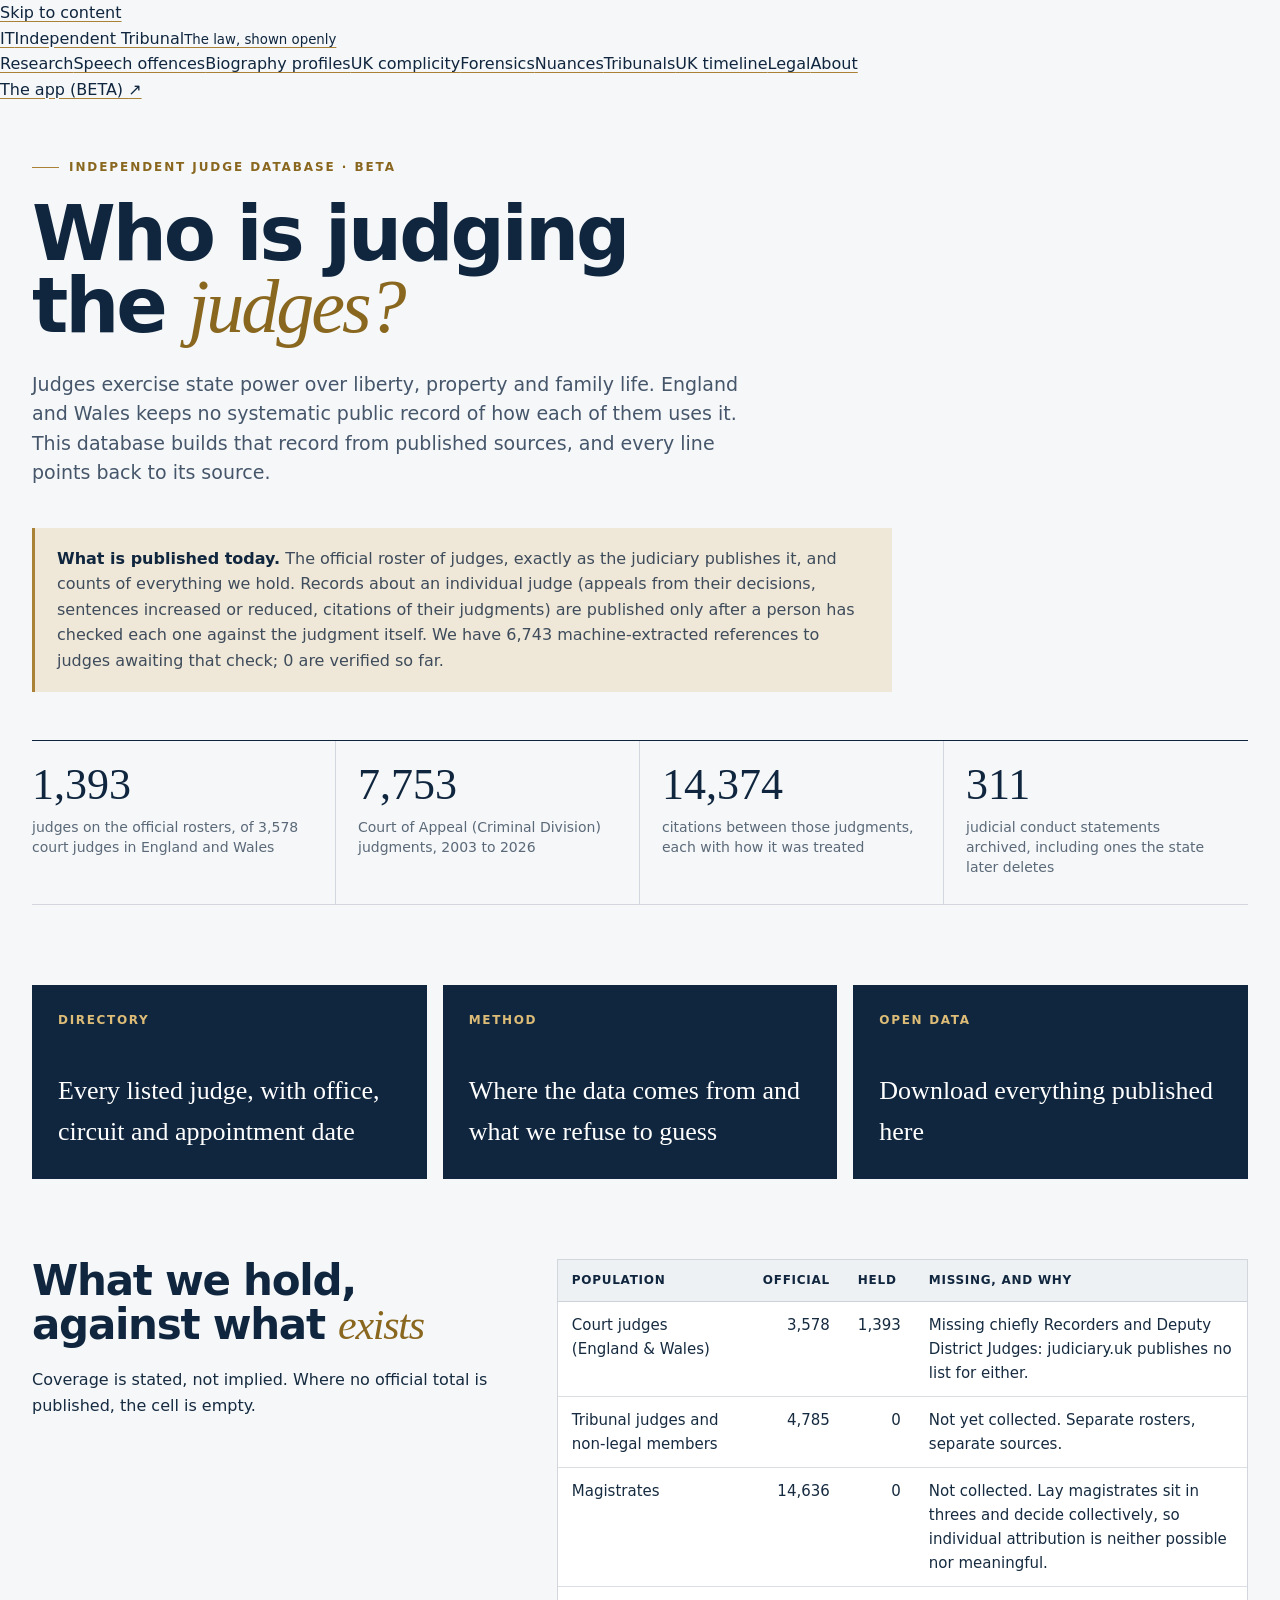
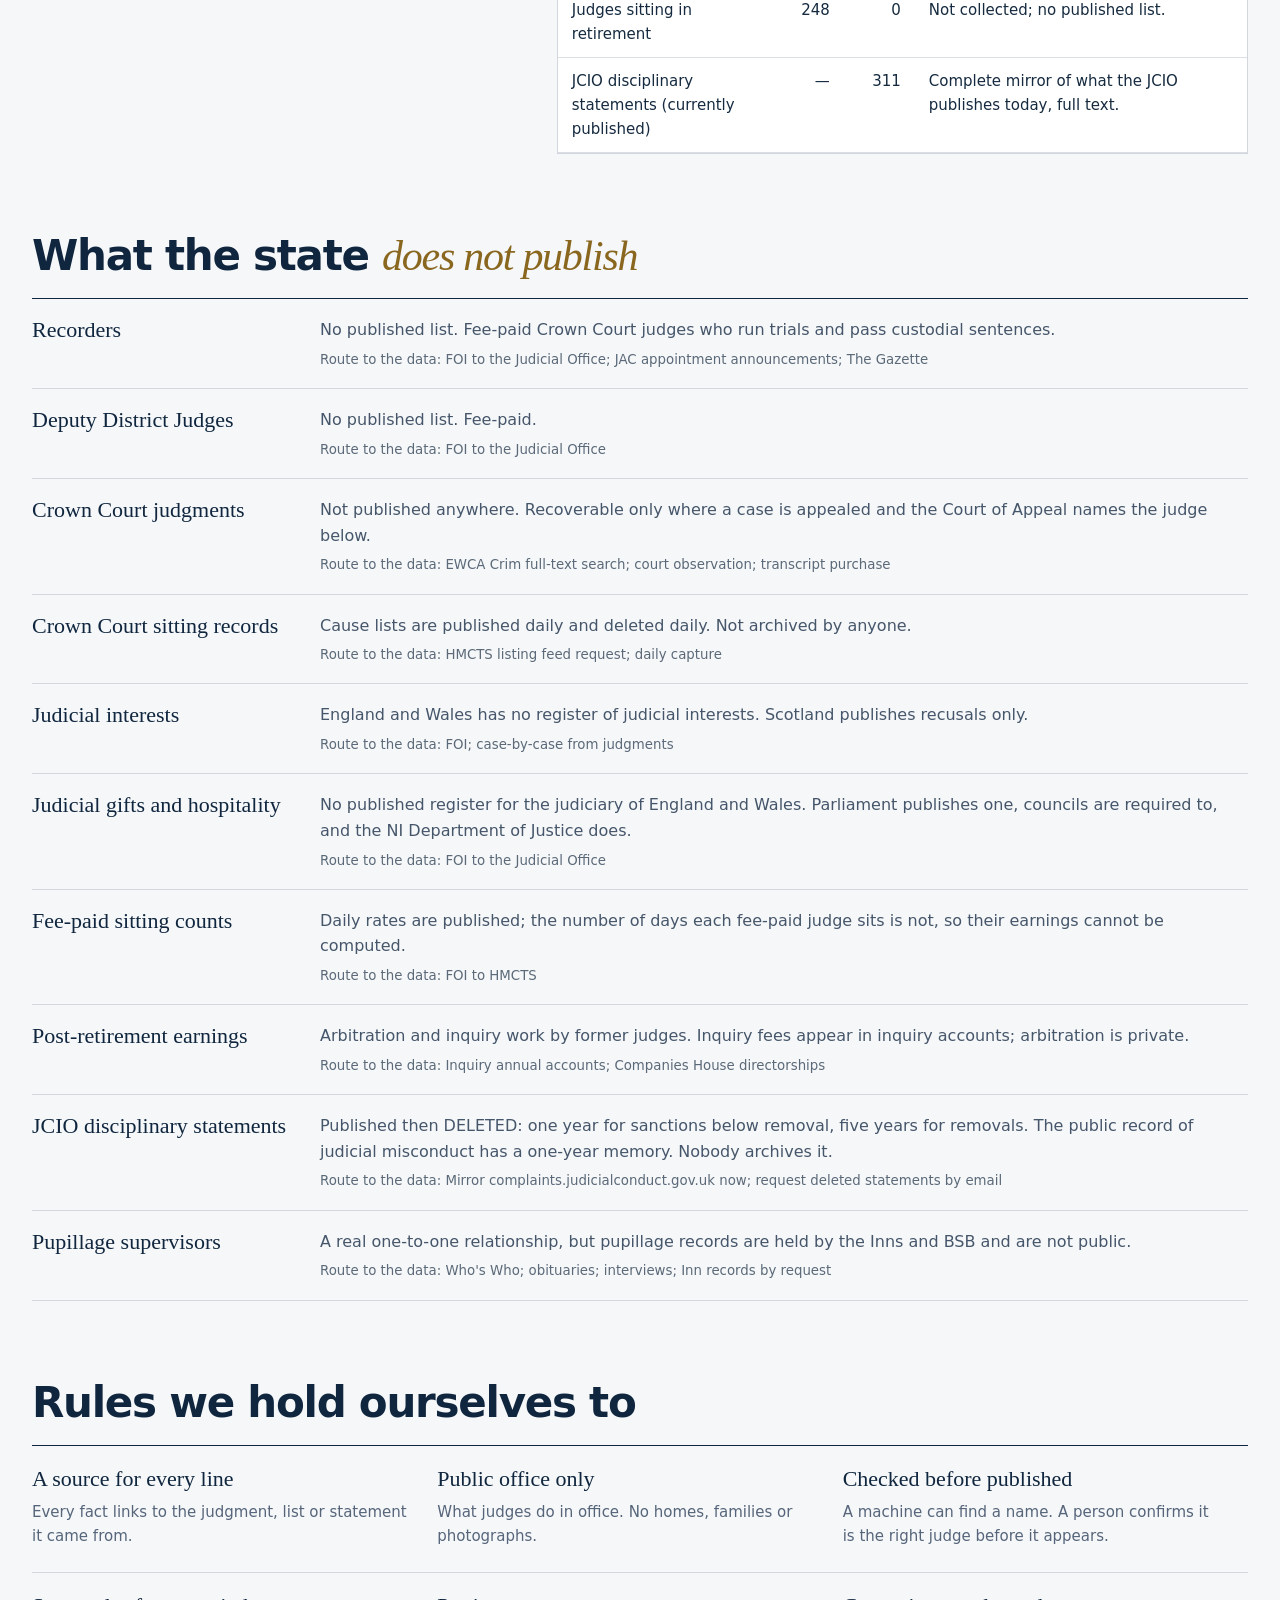
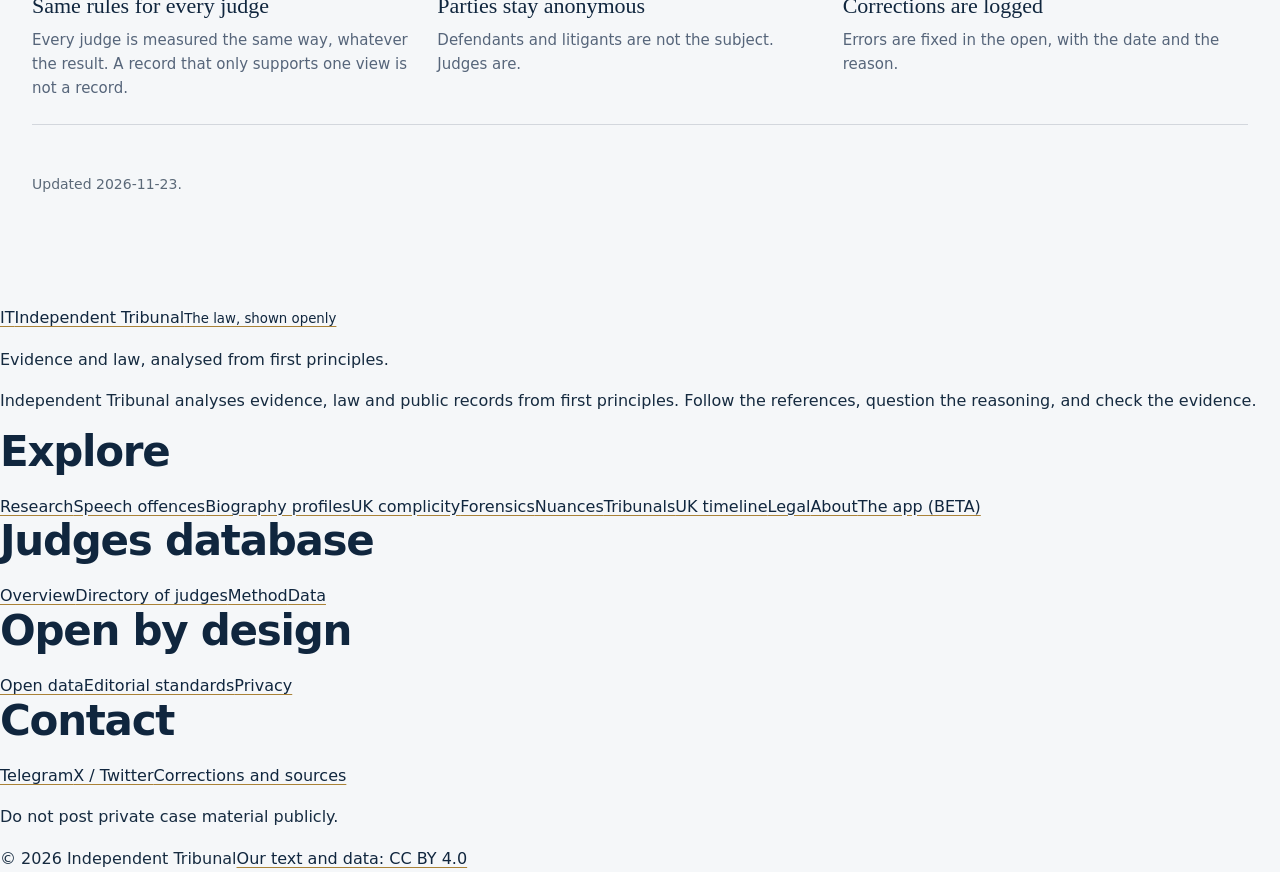
<file: index.html>
<!doctype html>
<html lang="en-GB">
<head>
<meta charset="utf-8">
<meta name="viewport" content="width=device-width, initial-scale=1">
<title>Judges database · Independent Tribunal</title>
<meta name="description" content="An independent, sourced record of the judiciary of England and Wales.">
<link rel="canonical" href="https://judges.independenttribunal.org/">
<link rel="icon" href="https://independenttribunal.org/favicon.svg" type="image/svg+xml">
<link rel="stylesheet" href="https://independenttribunal.org/site-shell.css">
<link rel="stylesheet" href="judges.css">
</head>
<body>
<div class="global-header-surface" data-site-header><a class="global-skip" href="#main-content">Skip to content</a><header class="global-header"><a class="global-brand" href="https://independenttribunal.org/" aria-label="Independent Tribunal home"><span class="global-seal" aria-hidden="true">IT</span><span>Independent Tribunal<small>The law, shown openly</small></span></a><nav aria-label="Primary"><a href="https://independenttribunal.org/research/">Research</a><a href="https://independenttribunal.org/speech-offences/">Speech offences</a><a href="https://independenttribunal.org/people/">Biography profiles</a><a href="https://independenttribunal.org/uk-complicity/">UK complicity</a><a href="https://independenttribunal.org/forensics/">Forensics</a><a href="https://independenttribunal.org/nuances/">Nuances</a><a href="https://independenttribunal.org/independent-tribunals/">Tribunals</a><a href="https://independenttribunal.org/uk-timeline/">UK timeline</a><a href="https://independenttribunal.org/legal/">Legal</a><a href="https://independenttribunal.org/about">About</a></nav><a class="global-app" href="https://app.independenttribunal.org/">The app (BETA) <span aria-hidden="true">↗</span></a></header></div>
<main id="main-content">

<p class="overline">Independent judge database · beta</p>
<h1>Who is judging<br>the <em>judges?</em></h1>
<p class="lede">Judges exercise state power over liberty, property and family life. England and Wales
keeps no systematic public record of how each of them uses it. This database builds that record from
published sources, and every line points back to its source.</p>

<div class="notice"><strong>What is published today.</strong> The official roster of judges, exactly as
the judiciary publishes it, and counts of everything we hold. Records about an individual judge
(appeals from their decisions, sentences increased or reduced, citations of their judgments) are
published only after a person has checked each one against the judgment itself. We have
6,743 machine-extracted references to judges awaiting that check; 0 are verified so far.</div>

<div class="stats">
  <div><b>1,393</b><span>judges on the official rosters, of 3,578 court judges in England and Wales</span></div>
  <div><b>7,753</b><span>Court of Appeal (Criminal Division) judgments, 2003 to 2026</span></div>
  <div><b>14,374</b><span>citations between those judgments, each with how it was treated</span></div>
  <div><b>311</b><span>judicial conduct statements archived, including ones the state later deletes</span></div>
</div>

<section class="cards" aria-label="Sections">
  <a href="directory/"><span>Directory</span><b>Every listed judge, with office, circuit and appointment date</b></a>
  <a href="method/"><span>Method</span><b>Where the data comes from and what we refuse to guess</b></a>
  <a href="data/"><span>Open data</span><b>Download everything published here</b></a>
</section>

<section class="grid2">
  <div><h2>What we hold, against what <em>exists</em></h2>
  <p>Coverage is stated, not implied. Where no official total is published, the cell is empty.</p></div>
  <div class="wrap"><table>
    <thead><tr><th>Population</th><th>Official</th><th>Held</th><th>Missing, and why</th></tr></thead>
    <tbody><tr><td>Court judges (England &amp; Wales)</td><td class=num>3,578</td><td class=num>1,393</td><td>Missing chiefly Recorders and Deputy District Judges: judiciary.uk publishes no list for either.</td></tr><tr><td>Tribunal judges and non-legal members</td><td class=num>4,785</td><td class=num>0</td><td>Not yet collected. Separate rosters, separate sources.</td></tr><tr><td>Magistrates</td><td class=num>14,636</td><td class=num>0</td><td>Not collected. Lay magistrates sit in threes and decide collectively, so individual attribution is neither possible nor meaningful.</td></tr><tr><td>Judges sitting in retirement</td><td class=num>248</td><td class=num>0</td><td>Not collected; no published list.</td></tr><tr><td>JCIO disciplinary statements (currently published)</td><td class=num>—</td><td class=num>311</td><td>Complete mirror of what the JCIO publishes today, full text.</td></tr></tbody></table></div>
</section>

<section>
  <h2>What the state <em>does not publish</em></h2>
  <ul class="gaps"><li><h3>Recorders</h3><p>No published list. Fee-paid Crown Court judges who run trials and pass custodial sentences.<small>Route to the data: FOI to the Judicial Office; JAC appointment announcements; The Gazette</small></p></li><li><h3>Deputy District Judges</h3><p>No published list. Fee-paid.<small>Route to the data: FOI to the Judicial Office</small></p></li><li><h3>Crown Court judgments</h3><p>Not published anywhere. Recoverable only where a case is appealed and the Court of Appeal names the judge below.<small>Route to the data: EWCA Crim full-text search; court observation; transcript purchase</small></p></li><li><h3>Crown Court sitting records</h3><p>Cause lists are published daily and deleted daily. Not archived by anyone.<small>Route to the data: HMCTS listing feed request; daily capture</small></p></li><li><h3>Judicial interests</h3><p>England and Wales has no register of judicial interests. Scotland publishes recusals only.<small>Route to the data: FOI; case-by-case from judgments</small></p></li><li><h3>Judicial gifts and hospitality</h3><p>No published register for the judiciary of England and Wales. Parliament publishes one, councils are required to, and the NI Department of Justice does.<small>Route to the data: FOI to the Judicial Office</small></p></li><li><h3>Fee-paid sitting counts</h3><p>Daily rates are published; the number of days each fee-paid judge sits is not, so their earnings cannot be computed.<small>Route to the data: FOI to HMCTS</small></p></li><li><h3>Post-retirement earnings</h3><p>Arbitration and inquiry work by former judges. Inquiry fees appear in inquiry accounts; arbitration is private.<small>Route to the data: Inquiry annual accounts; Companies House directorships</small></p></li><li><h3>JCIO disciplinary statements</h3><p>Published then DELETED: one year for sanctions below removal, five years for removals. The public record of judicial misconduct has a one-year memory. Nobody archives it.<small>Route to the data: Mirror complaints.judicialconduct.gov.uk now; request deleted statements by email</small></p></li><li><h3>Pupillage supervisors</h3><p>A real one-to-one relationship, but pupillage records are held by the Inns and BSB and are not public.<small>Route to the data: Who&#x27;s Who; obituaries; interviews; Inn records by request</small></p></li></ul>
</section>

<section>
  <h2>Rules we hold ourselves to</h2>
  <div class="principles">
    <article><h3>A source for every line</h3><p>Every fact links to the judgment, list or statement it came from.</p></article>
    <article><h3>Public office only</h3><p>What judges do in office. No homes, families or photographs.</p></article>
    <article><h3>Checked before published</h3><p>A machine can find a name. A person confirms it is the right judge before it appears.</p></article>
    <article><h3>Same rules for every judge</h3><p>Every judge is measured the same way, whatever the result. A record that only supports one view is not a record.</p></article>
    <article><h3>Parties stay anonymous</h3><p>Defendants and litigants are not the subject. Judges are.</p></article>
    <article><h3>Corrections are logged</h3><p>Errors are fixed in the open, with the date and the reason.</p></article>
  </div>
</section>
<p class="meta" style="margin-top:48px">Updated 2026-11-23.</p>

</main>
<div class="global-footer-surface" data-site-footer><footer class="global-footer"><div class="global-footer-intro"><a class="global-brand" href="https://independenttribunal.org/" aria-label="Independent Tribunal home"><span class="global-seal" aria-hidden="true">IT</span><span>Independent Tribunal<small>The law, shown openly</small></span></a><p class="global-footer-statement">Evidence and law, analysed from first principles.</p><p>Independent Tribunal analyses evidence, law and public records from first principles. Follow the references, question the reasoning, and check the evidence.</p></div><nav aria-label="Footer navigation"><h2>Explore</h2><a href="https://independenttribunal.org/research/">Research</a><a href="https://independenttribunal.org/speech-offences/">Speech offences</a><a href="https://independenttribunal.org/people/">Biography profiles</a><a href="https://independenttribunal.org/uk-complicity/">UK complicity</a><a href="https://independenttribunal.org/forensics/">Forensics</a><a href="https://independenttribunal.org/nuances/">Nuances</a><a href="https://independenttribunal.org/independent-tribunals/">Tribunals</a><a href="https://independenttribunal.org/uk-timeline/">UK timeline</a><a href="https://independenttribunal.org/legal/">Legal</a><a href="https://independenttribunal.org/about">About</a><a href="https://app.independenttribunal.org/">The app (BETA)</a></nav><nav aria-label="Judges database"><h2>Judges database</h2><a href="./">Overview</a><a href="directory/">Directory of judges</a><a href="method/">Method</a><a href="data/">Data</a></nav><nav aria-label="Open data"><h2>Open by design</h2><a href="https://independenttribunal.org/data/index.json">Open data</a><a href="https://independenttribunal.org/legal/editorial-standards/">Editorial standards</a><a href="https://independenttribunal.org/legal/privacy/">Privacy</a></nav><nav aria-label="Contact"><h2>Contact</h2><a href="https://t.me/IndependentTribunal">Telegram</a><a href="https://x.com/independentTrib">X / Twitter</a><a href="https://github.com/independenttribunal/independenttribunal-www/issues">Corrections and sources</a><p>Do not post private case material publicly.</p></nav><div class="global-footer-bottom"><span>© 2026 Independent Tribunal</span><a href="https://creativecommons.org/licenses/by/4.0/">Our text and data: CC BY 4.0</a></div></footer></div>

</body>
</html>
</file>
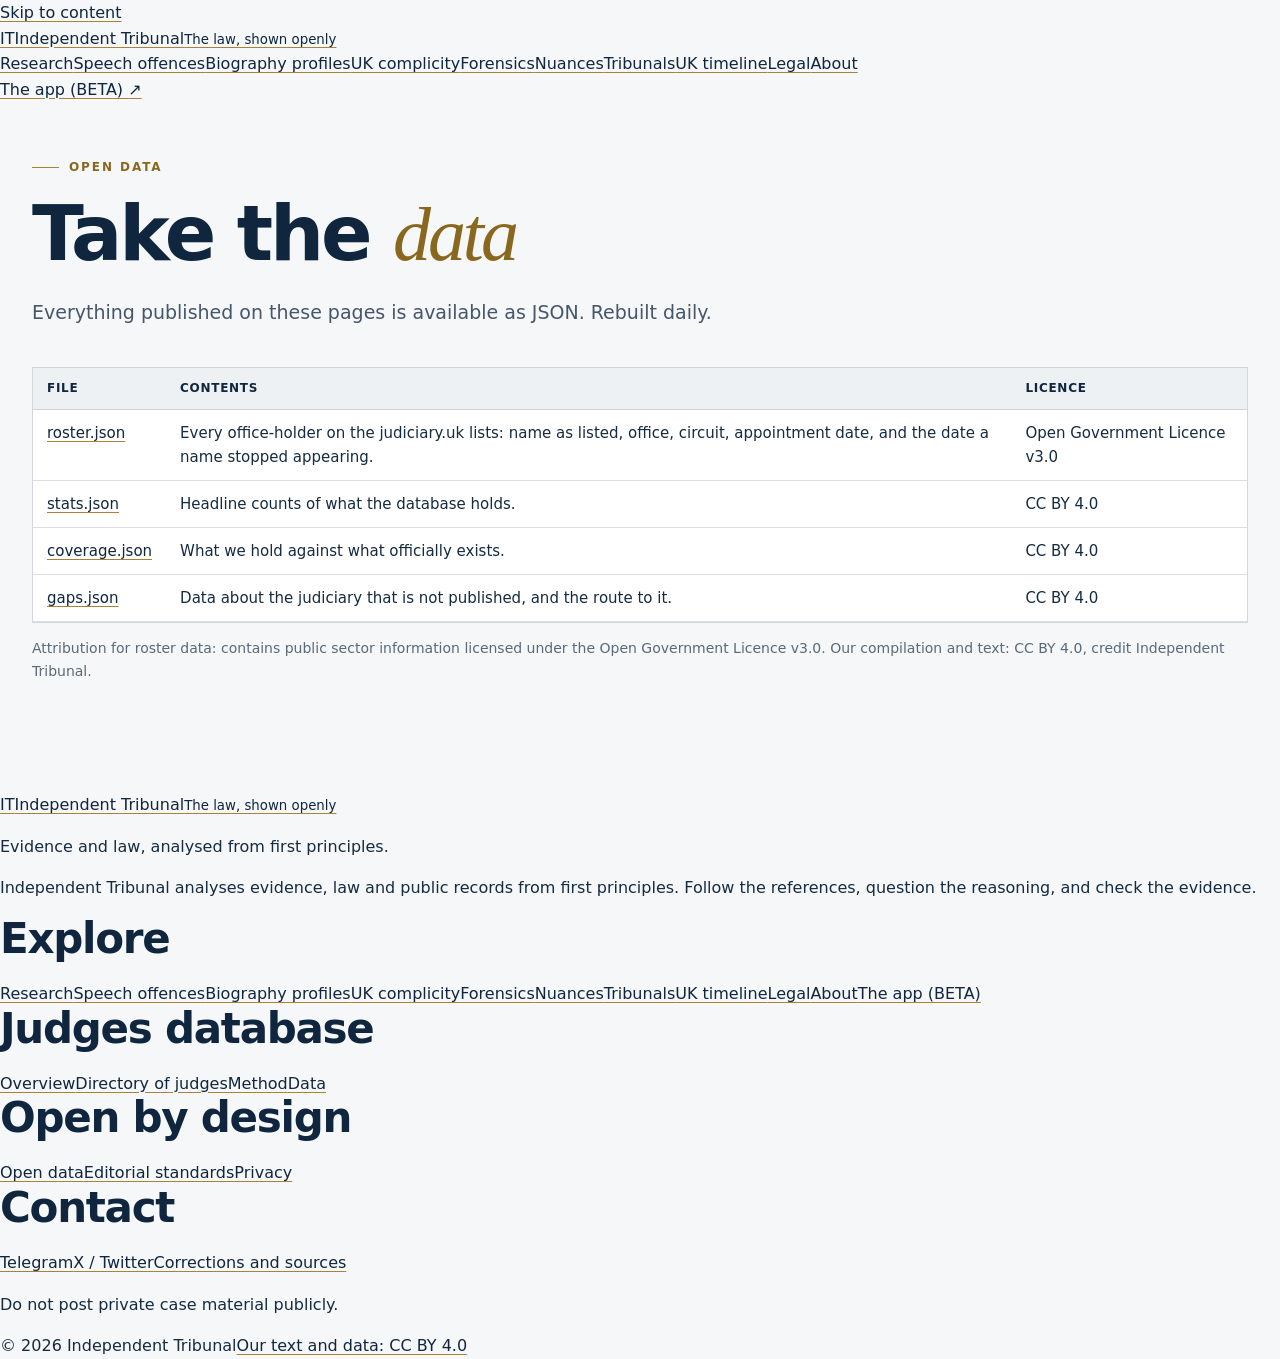
<file: data/index.html>
<!doctype html>
<html lang="en-GB">
<head>
<meta charset="utf-8">
<meta name="viewport" content="width=device-width, initial-scale=1">
<title>Open data · Judges database · Independent Tribunal</title>
<meta name="description" content="Download the judges database as JSON.">
<link rel="canonical" href="https://judges.independenttribunal.org/data/">
<link rel="icon" href="https://independenttribunal.org/favicon.svg" type="image/svg+xml">
<link rel="stylesheet" href="https://independenttribunal.org/site-shell.css">
<link rel="stylesheet" href="../judges.css">
</head>
<body>
<div class="global-header-surface" data-site-header><a class="global-skip" href="#main-content">Skip to content</a><header class="global-header"><a class="global-brand" href="https://independenttribunal.org/" aria-label="Independent Tribunal home"><span class="global-seal" aria-hidden="true">IT</span><span>Independent Tribunal<small>The law, shown openly</small></span></a><nav aria-label="Primary"><a href="https://independenttribunal.org/research/">Research</a><a href="https://independenttribunal.org/speech-offences/">Speech offences</a><a href="https://independenttribunal.org/people/">Biography profiles</a><a href="https://independenttribunal.org/uk-complicity/">UK complicity</a><a href="https://independenttribunal.org/forensics/">Forensics</a><a href="https://independenttribunal.org/nuances/">Nuances</a><a href="https://independenttribunal.org/independent-tribunals/">Tribunals</a><a href="https://independenttribunal.org/uk-timeline/">UK timeline</a><a href="https://independenttribunal.org/legal/">Legal</a><a href="https://independenttribunal.org/about">About</a></nav><a class="global-app" href="https://app.independenttribunal.org/">The app (BETA) <span aria-hidden="true">↗</span></a></header></div>
<main id="main-content">

<p class="overline">Open data</p>
<h1>Take the <em>data</em></h1>
<p class="lede">Everything published on these pages is available as JSON. Rebuilt daily.</p>
<section style="margin-top:40px"><div class="wrap"><table>
<thead><tr><th>File</th><th>Contents</th><th>Licence</th></tr></thead>
<tbody>
<tr><td><a href="roster.json">roster.json</a></td><td>Every office-holder on the judiciary.uk lists: name as listed, office, circuit, appointment date, and the date a name stopped appearing.</td><td>Open Government Licence v3.0</td></tr>
<tr><td><a href="stats.json">stats.json</a></td><td>Headline counts of what the database holds.</td><td>CC BY 4.0</td></tr>
<tr><td><a href="coverage.json">coverage.json</a></td><td>What we hold against what officially exists.</td><td>CC BY 4.0</td></tr>
<tr><td><a href="gaps.json">gaps.json</a></td><td>Data about the judiciary that is not published, and the route to it.</td><td>CC BY 4.0</td></tr>
</tbody></table></div></section>
<p class="meta">Attribution for roster data: contains public sector information licensed under the Open Government Licence v3.0.
Our compilation and text: CC BY 4.0, credit Independent Tribunal.</p>

</main>
<div class="global-footer-surface" data-site-footer><footer class="global-footer"><div class="global-footer-intro"><a class="global-brand" href="https://independenttribunal.org/" aria-label="Independent Tribunal home"><span class="global-seal" aria-hidden="true">IT</span><span>Independent Tribunal<small>The law, shown openly</small></span></a><p class="global-footer-statement">Evidence and law, analysed from first principles.</p><p>Independent Tribunal analyses evidence, law and public records from first principles. Follow the references, question the reasoning, and check the evidence.</p></div><nav aria-label="Footer navigation"><h2>Explore</h2><a href="https://independenttribunal.org/research/">Research</a><a href="https://independenttribunal.org/speech-offences/">Speech offences</a><a href="https://independenttribunal.org/people/">Biography profiles</a><a href="https://independenttribunal.org/uk-complicity/">UK complicity</a><a href="https://independenttribunal.org/forensics/">Forensics</a><a href="https://independenttribunal.org/nuances/">Nuances</a><a href="https://independenttribunal.org/independent-tribunals/">Tribunals</a><a href="https://independenttribunal.org/uk-timeline/">UK timeline</a><a href="https://independenttribunal.org/legal/">Legal</a><a href="https://independenttribunal.org/about">About</a><a href="https://app.independenttribunal.org/">The app (BETA)</a></nav><nav aria-label="Judges database"><h2>Judges database</h2><a href="../">Overview</a><a href="../directory/">Directory of judges</a><a href="../method/">Method</a><a href="../data/">Data</a></nav><nav aria-label="Open data"><h2>Open by design</h2><a href="https://independenttribunal.org/data/index.json">Open data</a><a href="https://independenttribunal.org/legal/editorial-standards/">Editorial standards</a><a href="https://independenttribunal.org/legal/privacy/">Privacy</a></nav><nav aria-label="Contact"><h2>Contact</h2><a href="https://t.me/IndependentTribunal">Telegram</a><a href="https://x.com/independentTrib">X / Twitter</a><a href="https://github.com/independenttribunal/independenttribunal-www/issues">Corrections and sources</a><p>Do not post private case material publicly.</p></nav><div class="global-footer-bottom"><span>© 2026 Independent Tribunal</span><a href="https://creativecommons.org/licenses/by/4.0/">Our text and data: CC BY 4.0</a></div></footer></div>

</body>
</html>
</file>
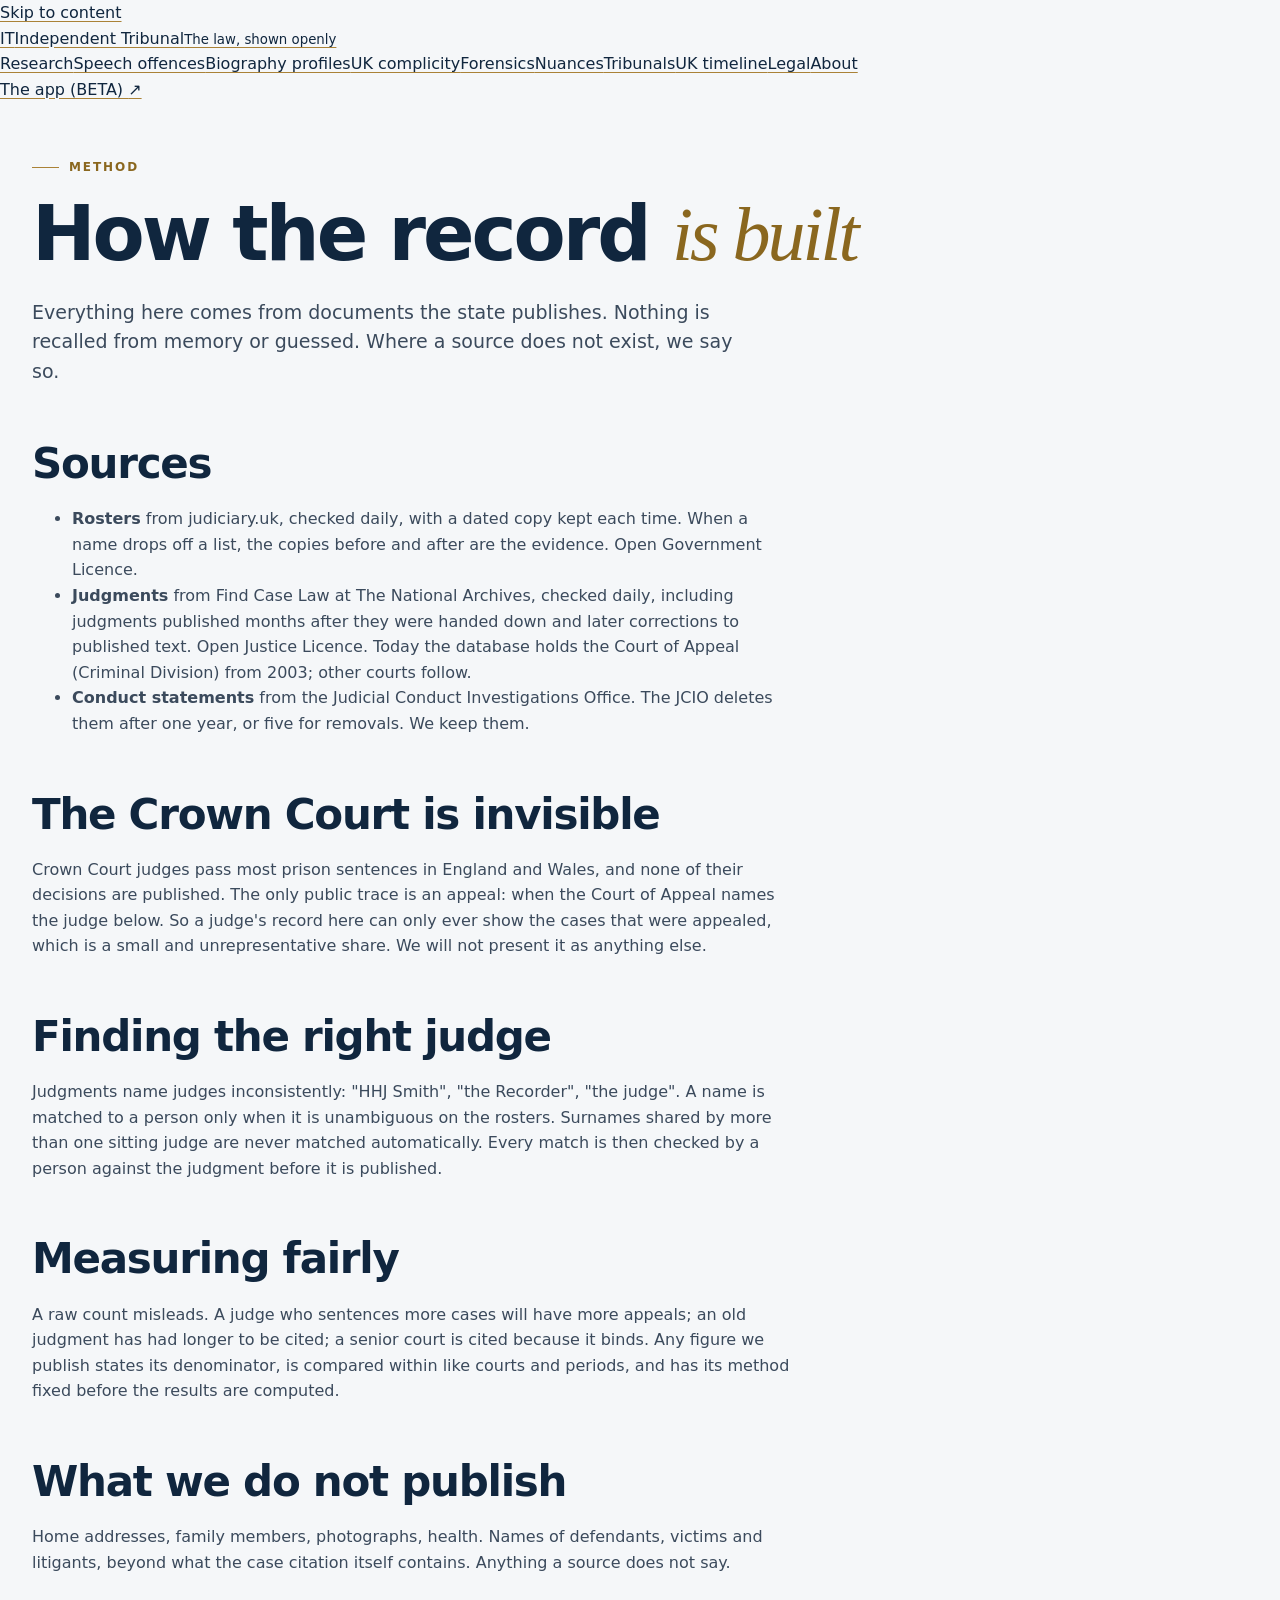
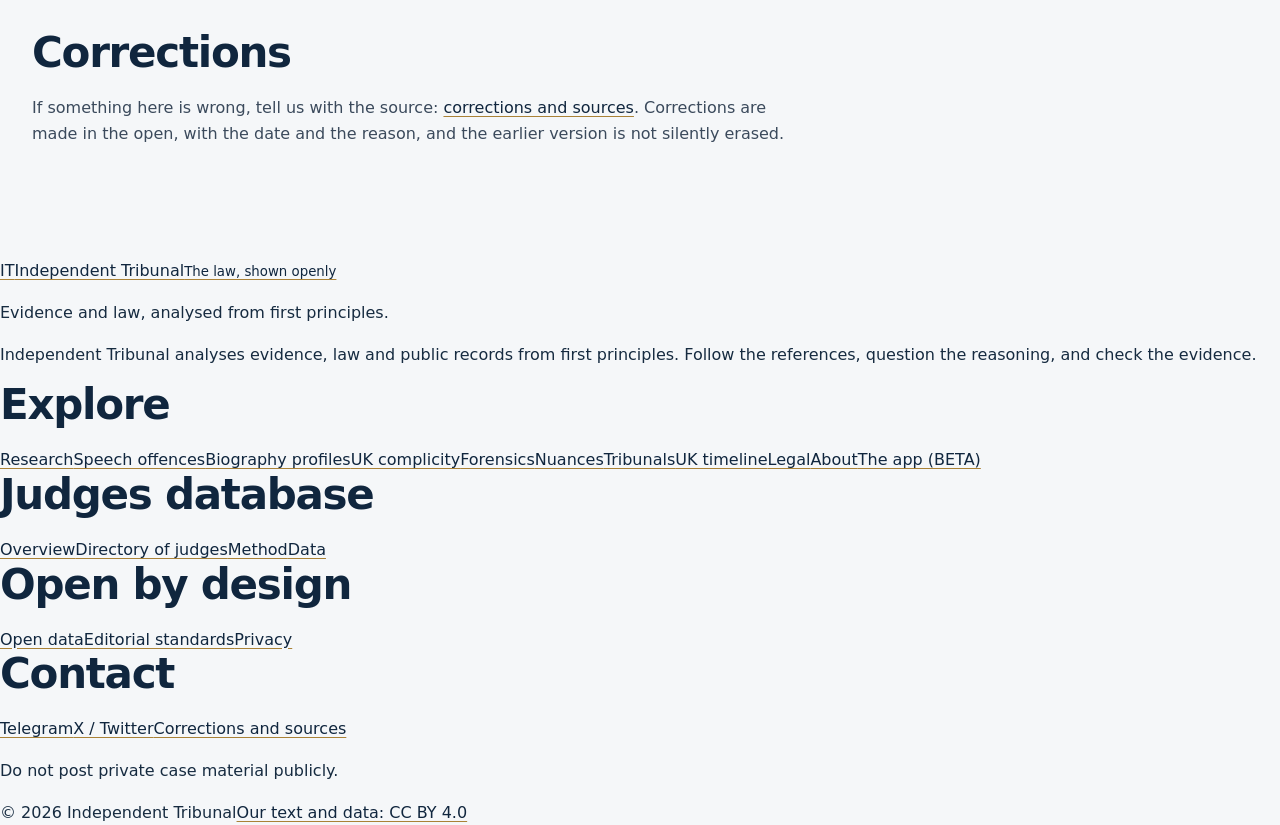
<file: method/index.html>
<!doctype html>
<html lang="en-GB">
<head>
<meta charset="utf-8">
<meta name="viewport" content="width=device-width, initial-scale=1">
<title>Method · Judges database · Independent Tribunal</title>
<meta name="description" content="Where the judges database comes from, how names are matched, and what is not published.">
<link rel="canonical" href="https://judges.independenttribunal.org/method/">
<link rel="icon" href="https://independenttribunal.org/favicon.svg" type="image/svg+xml">
<link rel="stylesheet" href="https://independenttribunal.org/site-shell.css">
<link rel="stylesheet" href="../judges.css">
</head>
<body>
<div class="global-header-surface" data-site-header><a class="global-skip" href="#main-content">Skip to content</a><header class="global-header"><a class="global-brand" href="https://independenttribunal.org/" aria-label="Independent Tribunal home"><span class="global-seal" aria-hidden="true">IT</span><span>Independent Tribunal<small>The law, shown openly</small></span></a><nav aria-label="Primary"><a href="https://independenttribunal.org/research/">Research</a><a href="https://independenttribunal.org/speech-offences/">Speech offences</a><a href="https://independenttribunal.org/people/">Biography profiles</a><a href="https://independenttribunal.org/uk-complicity/">UK complicity</a><a href="https://independenttribunal.org/forensics/">Forensics</a><a href="https://independenttribunal.org/nuances/">Nuances</a><a href="https://independenttribunal.org/independent-tribunals/">Tribunals</a><a href="https://independenttribunal.org/uk-timeline/">UK timeline</a><a href="https://independenttribunal.org/legal/">Legal</a><a href="https://independenttribunal.org/about">About</a></nav><a class="global-app" href="https://app.independenttribunal.org/">The app (BETA) <span aria-hidden="true">↗</span></a></header></div>
<main id="main-content">

<p class="overline">Method</p>
<h1>How the record <em>is built</em></h1>
<div class="prose">
<p class="lede">Everything here comes from documents the state publishes. Nothing is recalled from memory
or guessed. Where a source does not exist, we say so.</p>

<h2>Sources</h2>
<ul>
<li><b>Rosters</b> from judiciary.uk, checked daily, with a dated copy kept each time. When a name drops off a
list, the copies before and after are the evidence. Open Government Licence.</li>
<li><b>Judgments</b> from Find Case Law at The National Archives, checked daily, including judgments published
months after they were handed down and later corrections to published text. Open Justice Licence.
Today the database holds the Court of Appeal (Criminal Division) from 2003; other courts follow.</li>
<li><b>Conduct statements</b> from the Judicial Conduct Investigations Office. The JCIO deletes them after one
year, or five for removals. We keep them.</li>
</ul>

<h2>The Crown Court is invisible</h2>
<p>Crown Court judges pass most prison sentences in England and Wales, and none of their decisions are
published. The only public trace is an appeal: when the Court of Appeal names the judge below. So a judge's
record here can only ever show the cases that were appealed, which is a small and unrepresentative share.
We will not present it as anything else.</p>

<h2>Finding the right judge</h2>
<p>Judgments name judges inconsistently: "HHJ Smith", "the Recorder", "the judge". A name is matched to a
person only when it is unambiguous on the rosters. Surnames shared by more than one sitting judge are never
matched automatically. Every match is then checked by a person against the judgment before it is published.</p>

<h2>Measuring fairly</h2>
<p>A raw count misleads. A judge who sentences more cases will have more appeals; an old judgment has had
longer to be cited; a senior court is cited because it binds. Any figure we publish states its denominator,
is compared within like courts and periods, and has its method fixed before the results are computed.</p>

<h2>What we do not publish</h2>
<p>Home addresses, family members, photographs, health. Names of defendants, victims and litigants, beyond
what the case citation itself contains. Anything a source does not say.</p>

<h2>Corrections</h2>
<p>If something here is wrong, tell us with the source:
<a href="https://github.com/independenttribunal/independenttribunal-www/issues">corrections and sources</a>. Corrections are made in the open, with the date and the reason,
and the earlier version is not silently erased.</p>
</div>

</main>
<div class="global-footer-surface" data-site-footer><footer class="global-footer"><div class="global-footer-intro"><a class="global-brand" href="https://independenttribunal.org/" aria-label="Independent Tribunal home"><span class="global-seal" aria-hidden="true">IT</span><span>Independent Tribunal<small>The law, shown openly</small></span></a><p class="global-footer-statement">Evidence and law, analysed from first principles.</p><p>Independent Tribunal analyses evidence, law and public records from first principles. Follow the references, question the reasoning, and check the evidence.</p></div><nav aria-label="Footer navigation"><h2>Explore</h2><a href="https://independenttribunal.org/research/">Research</a><a href="https://independenttribunal.org/speech-offences/">Speech offences</a><a href="https://independenttribunal.org/people/">Biography profiles</a><a href="https://independenttribunal.org/uk-complicity/">UK complicity</a><a href="https://independenttribunal.org/forensics/">Forensics</a><a href="https://independenttribunal.org/nuances/">Nuances</a><a href="https://independenttribunal.org/independent-tribunals/">Tribunals</a><a href="https://independenttribunal.org/uk-timeline/">UK timeline</a><a href="https://independenttribunal.org/legal/">Legal</a><a href="https://independenttribunal.org/about">About</a><a href="https://app.independenttribunal.org/">The app (BETA)</a></nav><nav aria-label="Judges database"><h2>Judges database</h2><a href="../">Overview</a><a href="../directory/">Directory of judges</a><a href="../method/">Method</a><a href="../data/">Data</a></nav><nav aria-label="Open data"><h2>Open by design</h2><a href="https://independenttribunal.org/data/index.json">Open data</a><a href="https://independenttribunal.org/legal/editorial-standards/">Editorial standards</a><a href="https://independenttribunal.org/legal/privacy/">Privacy</a></nav><nav aria-label="Contact"><h2>Contact</h2><a href="https://t.me/IndependentTribunal">Telegram</a><a href="https://x.com/independentTrib">X / Twitter</a><a href="https://github.com/independenttribunal/independenttribunal-www/issues">Corrections and sources</a><p>Do not post private case material publicly.</p></nav><div class="global-footer-bottom"><span>© 2026 Independent Tribunal</span><a href="https://creativecommons.org/licenses/by/4.0/">Our text and data: CC BY 4.0</a></div></footer></div>

</body>
</html>
</file>
<file: judges.css>
:root{--navy:#10263e;--navy-2:#183650;--gold:#aa8237;--gold-ink:#8a671f;--cream:#f5f7f9;--paper:#fff;
--text:#162b40;--muted:#5b6978;--line:rgba(16,38,62,.15);--serif:Georgia,"Times New Roman",serif;
--sans:ui-sans-serif,system-ui,-apple-system,"Segoe UI",sans-serif}
*{box-sizing:border-box}
body{margin:0;background:var(--cream);color:var(--text);font:400 16px/1.6 var(--sans)}
a{color:var(--navy);text-decoration-color:var(--gold);text-underline-offset:3px}
a:hover{color:var(--gold-ink)}
main{width:min(1220px,calc(100% - 64px));margin:0 auto;padding:56px 0 96px}
.overline{display:flex;align-items:center;gap:10px;margin:0 0 20px;color:var(--gold-ink);
  text-transform:uppercase;letter-spacing:.16em;font-size:12px;font-weight:800}
.overline:before{content:"";width:27px;height:1px;background:var(--gold)}
h1{margin:0;color:var(--navy);font-size:clamp(40px,6vw,76px);line-height:.95;letter-spacing:-.04em;font-weight:600}
h1 em,h2 em{font-family:var(--serif);font-weight:400;color:var(--gold-ink)}
h2{margin:0 0 20px;color:var(--navy);font-size:clamp(28px,3.4vw,42px);line-height:1.05;letter-spacing:-.03em;font-weight:600}
h3{margin:0 0 8px;color:var(--navy);font-family:var(--serif);font-weight:400;font-size:22px;line-height:1.2}
.lede{max-width:720px;margin:28px 0 0;color:#46566a;font-size:19px;line-height:1.55}
section{margin-top:80px}
.notice{margin-top:40px;max-width:860px;border-left:3px solid var(--gold);background:#efe8d8;padding:18px 22px;color:#3e4b5b}
.notice strong{color:var(--navy)}
.stats{display:grid;grid-template-columns:repeat(4,1fr);border-top:1px solid var(--navy);border-bottom:1px solid var(--line);margin-top:48px}
.stats div{padding:22px 22px 26px 0;border-right:1px solid var(--line)}
.stats div+div{padding-left:22px}.stats div:last-child{border-right:0}
.stats b{display:block;font-family:var(--serif);font-weight:400;font-size:44px;line-height:1;color:var(--navy)}
.stats span{display:block;margin-top:10px;color:var(--muted);font-size:14px;line-height:1.45}
.grid2{display:grid;grid-template-columns:.8fr 1.2fr;gap:64px}
.grid2>p{color:var(--muted);margin:0}
table{width:100%;border-collapse:collapse;font-size:15px;background:var(--paper)}
th,td{text-align:left;vertical-align:top;padding:11px 14px;border-bottom:1px solid var(--line)}
th{color:var(--navy);font-size:12px;letter-spacing:.06em;text-transform:uppercase;background:#eef1f4}
td.num{text-align:right;font-variant-numeric:tabular-nums;white-space:nowrap}
.wrap{overflow-x:auto;border:1px solid var(--line)}
.gaps{list-style:none;margin:0;padding:0;border-top:1px solid var(--navy)}
.gaps li{display:grid;grid-template-columns:260px 1fr;gap:28px;padding:18px 0;border-bottom:1px solid var(--line)}
.gaps li p{margin:0;color:#46566a}.gaps small{display:block;margin-top:6px;color:var(--muted)}
.principles{display:grid;grid-template-columns:repeat(3,1fr);gap:0;border-top:1px solid var(--navy)}
.principles article{padding:20px 24px 24px 0;border-bottom:1px solid var(--line)}
.principles p{margin:0;color:#56657a;font-size:15px}
.cards{display:grid;grid-template-columns:repeat(3,1fr);gap:16px}
.cards a{display:block;background:var(--navy);color:#fff;padding:26px;text-decoration:none;min-height:170px}
.cards a:hover{background:var(--navy-2);color:#fff}
.cards a span{display:block;color:#ddbc77;font-size:12px;letter-spacing:.14em;text-transform:uppercase;font-weight:800}
.cards a b{display:block;margin-top:40px;font-family:var(--serif);font-weight:400;font-size:26px}
.prose{max-width:760px}.prose p,.prose li{color:#3b4a5c}.prose h2{margin-top:56px}
.filters{display:flex;flex-wrap:wrap;gap:12px;margin:32px 0 16px;align-items:center}
.filters input,.filters select{min-height:44px;padding:0 12px;border:1px solid rgba(16,38,62,.3);border-radius:4px;background:#fff;color:var(--navy);font:inherit}
.filters input{flex:1 1 280px}
.count{color:var(--muted);font-size:14px}
.badge{display:inline-block;padding:2px 8px;border-radius:3px;font-size:12px;font-weight:700;background:#e7ecf1;color:#33475c;white-space:nowrap}
.badge.left{background:#f3e3d6;color:#7a3e12}
.meta{color:var(--muted);font-size:14px}
:focus-visible{outline:2px solid #28659a;outline-offset:3px}
@media(max-width:960px){.stats{grid-template-columns:1fr 1fr}.stats div:nth-child(2){border-right:0}
  .stats div:nth-child(3){padding-left:0}.grid2{grid-template-columns:1fr;gap:20px}
  .principles,.cards{grid-template-columns:1fr}.gaps li{grid-template-columns:1fr;gap:6px}}
@media(max-width:580px){main{width:calc(100% - 32px);padding-top:36px}.stats{grid-template-columns:1fr}
  .stats div,.stats div+div{border-right:0;padding-left:0}.lede{font-size:17px}
  th,td{padding:9px 10px;font-size:14px}}
</file>
